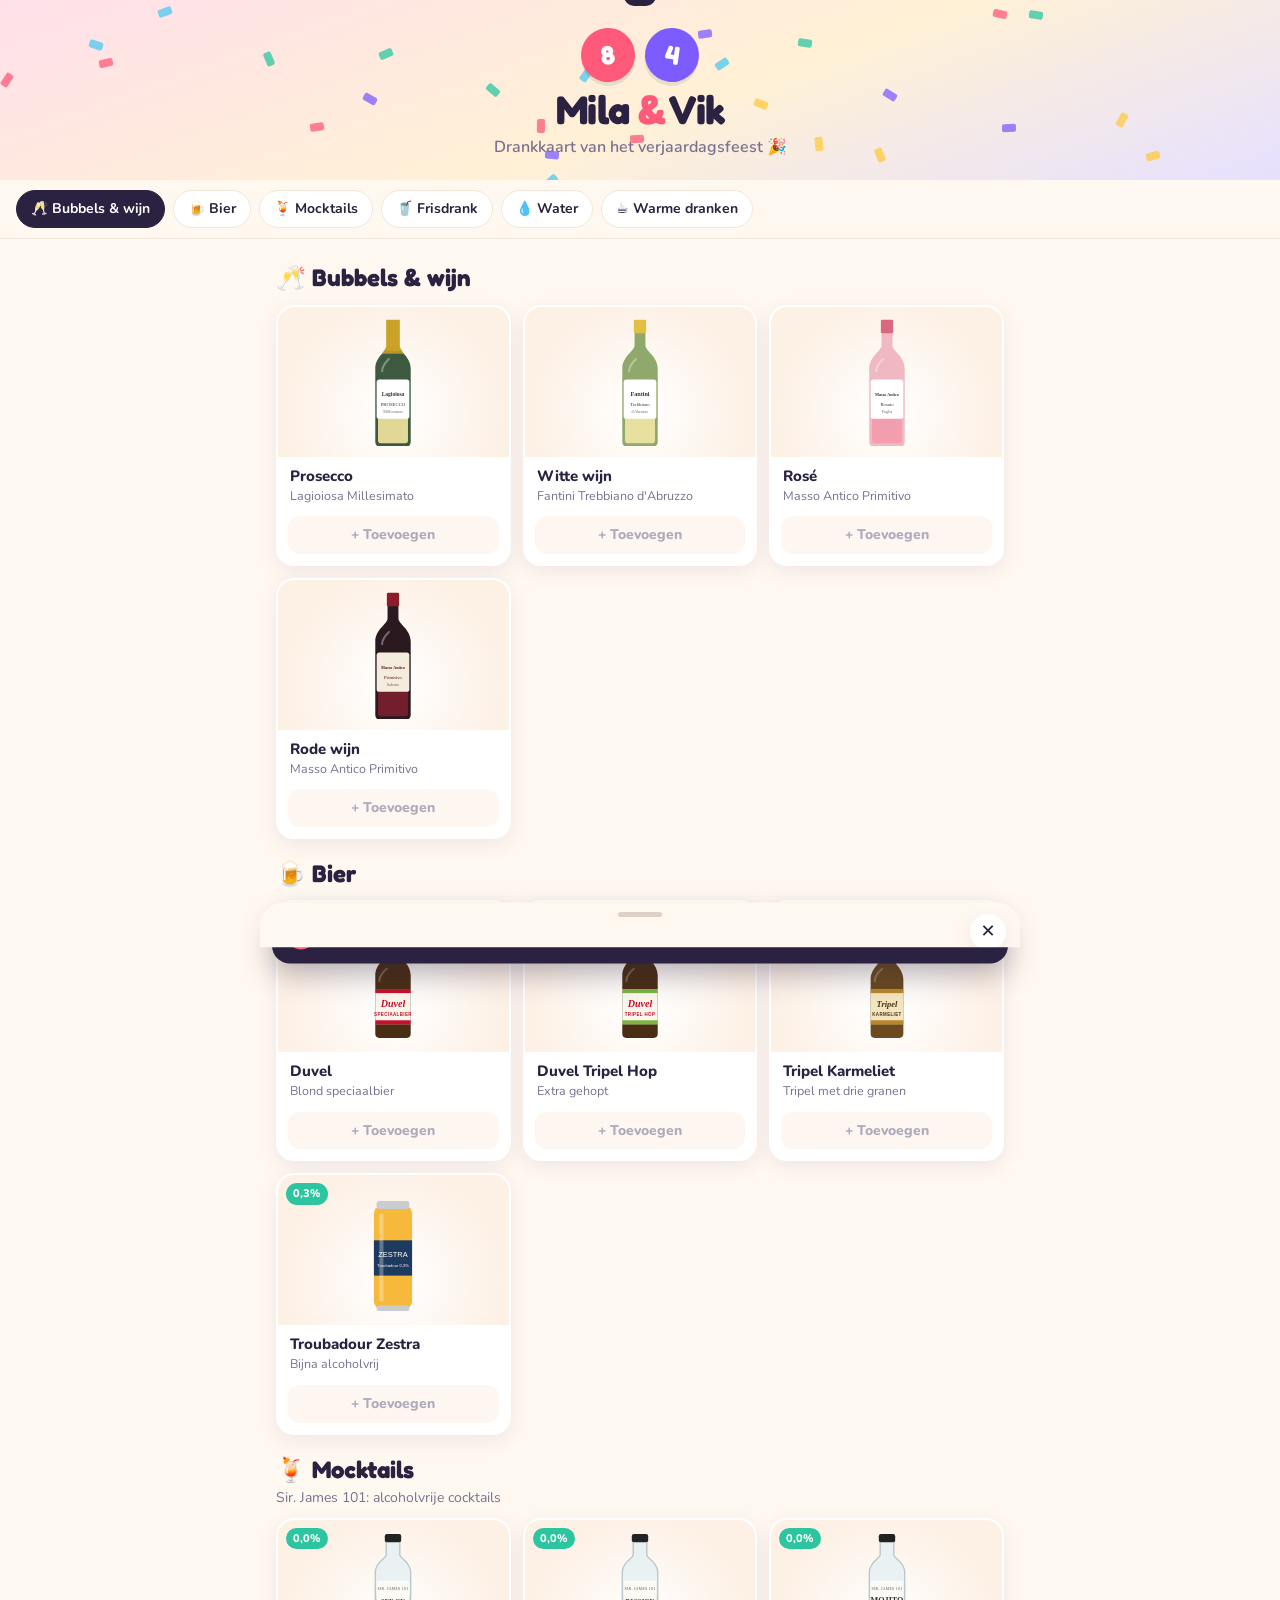
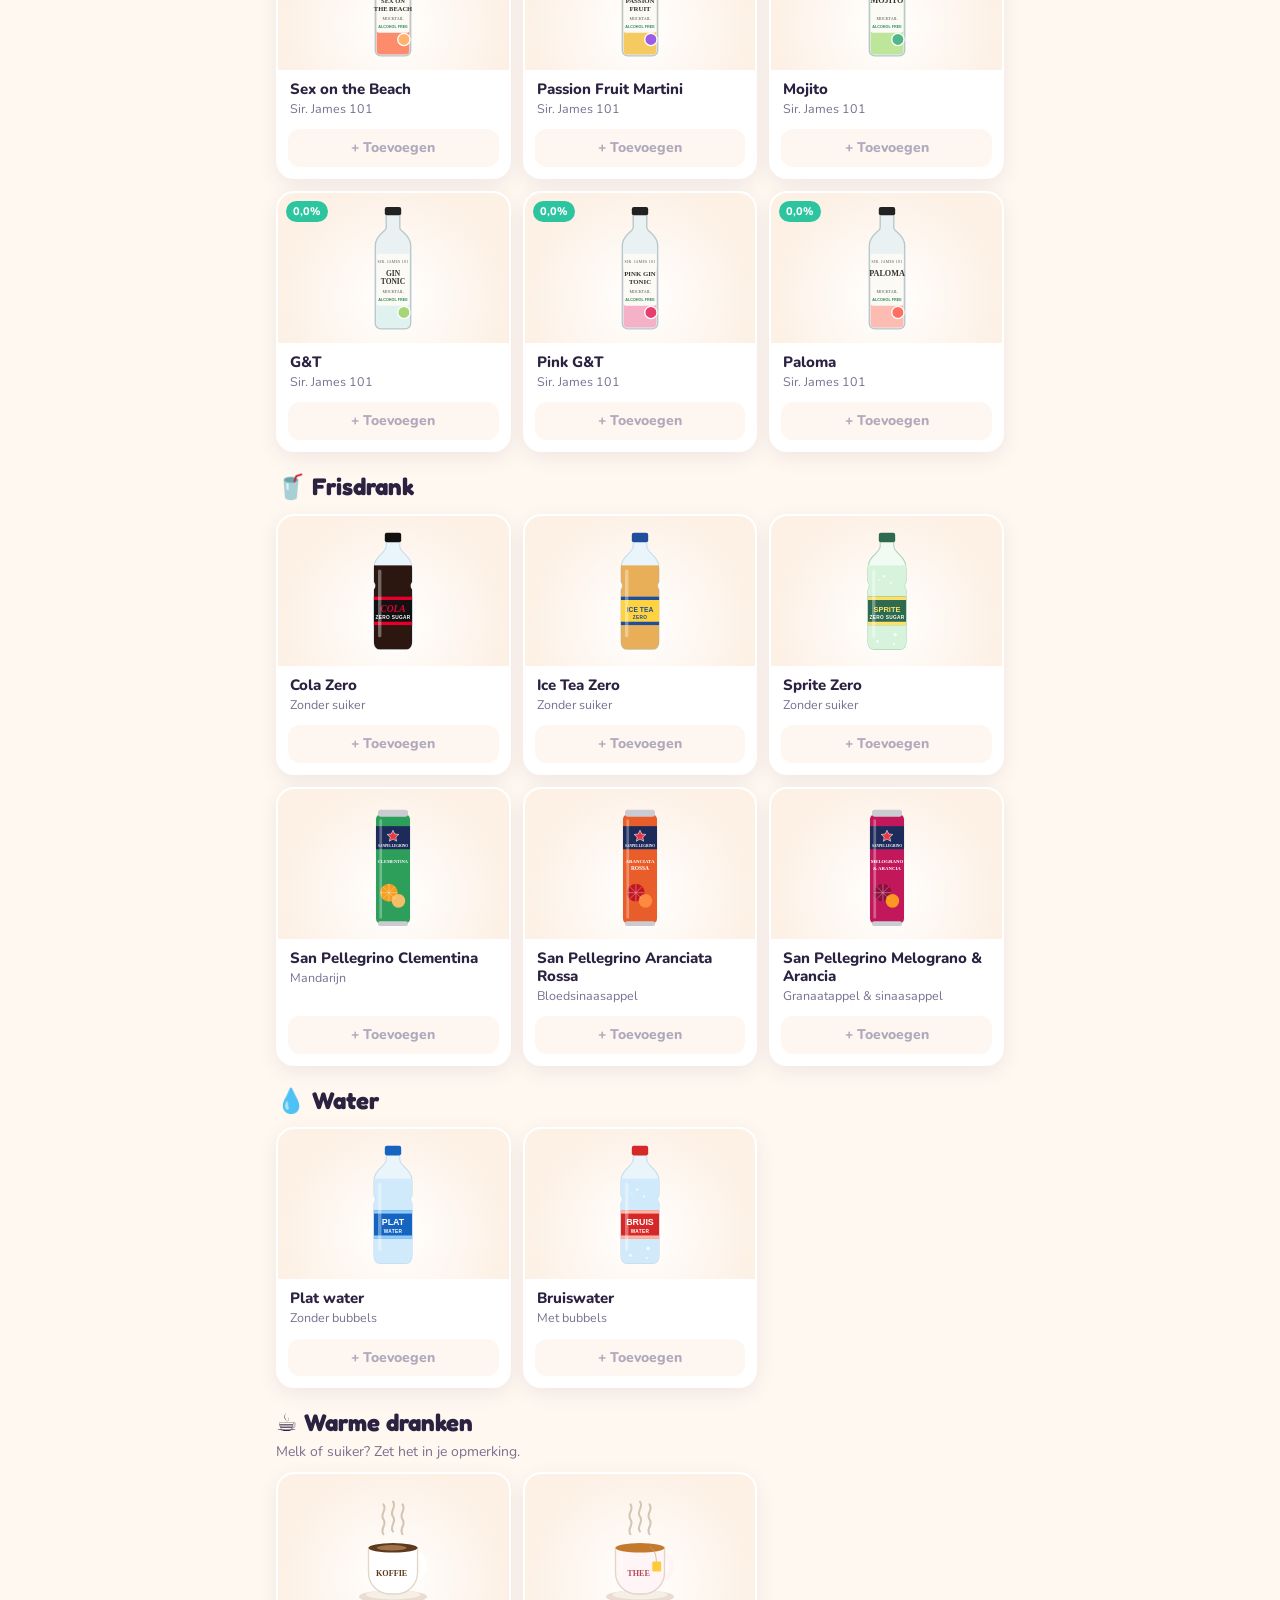
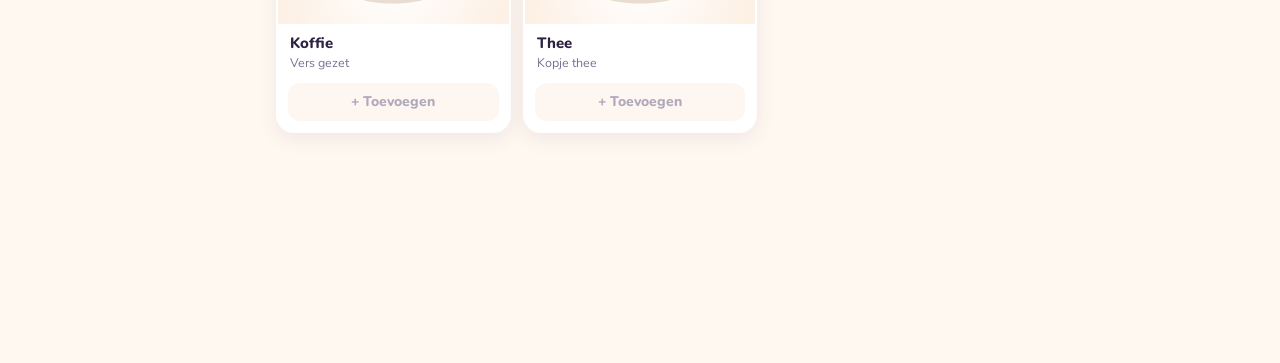
<file: index.html>
<!doctype html>
<html lang="nl">
<head>
  <meta charset="utf-8">
  <meta name="viewport" content="width=device-width, initial-scale=1, viewport-fit=cover">
  <meta name="theme-color" content="#ffe0ea">
  <title>Drankkaart Mila & Vik</title>
  <link rel="icon" href="data:image/svg+xml,<svg xmlns='http://www.w3.org/2000/svg' viewBox='0 0 100 100'><text y='.9em' font-size='90'>🎈</text></svg>">
  <link rel="preconnect" href="https://fonts.googleapis.com">
  <link rel="preconnect" href="https://fonts.gstatic.com" crossorigin>
  <link href="https://fonts.googleapis.com/css2?family=Fredoka:wght@600;700&family=Nunito:wght@600;800&display=swap" rel="stylesheet">
  <link rel="stylesheet" href="css/style.css">
</head>
<body>
  <header class="hero">
    <div class="confetti" id="confetti"></div>
    <button class="my-orders-btn" id="myOrdersBtn" hidden></button>
    <div class="ages"><span class="age mila">8</span><span class="age vik">4</span></div>
    <h1>Mila <span class="amp">&amp;</span> Vik</h1>
    <p>Drankkaart van het verjaardagsfeest 🎉</p>
  </header>

  <nav class="tabs" id="tabs" aria-label="Categorieën"></nav>
  <main id="menu"></main>
  <footer class="credits"></footer>

  <button class="cart-bar" id="cartBar">
    <span><span class="count" id="cartCount">0</span>Mijn bestelling</span>
    <span class="go">Bekijken →</span>
  </button>

  <div class="overlay" id="overlay"></div>
  <section class="sheet" id="sheet" role="dialog" aria-modal="true">
    <div class="grab"></div>
    <button class="close" id="sheetClose" aria-label="Sluiten">✕</button>
    <div id="sheetBody"></div>
  </section>
  <div class="toast" id="toast"></div>

  <script src="js/config.js"></script>
  <script src="js/ntfy.js"></script>
  <script src="js/drinks.js"></script>
  <script src="js/app.js"></script>
</body>
</html>
</file>
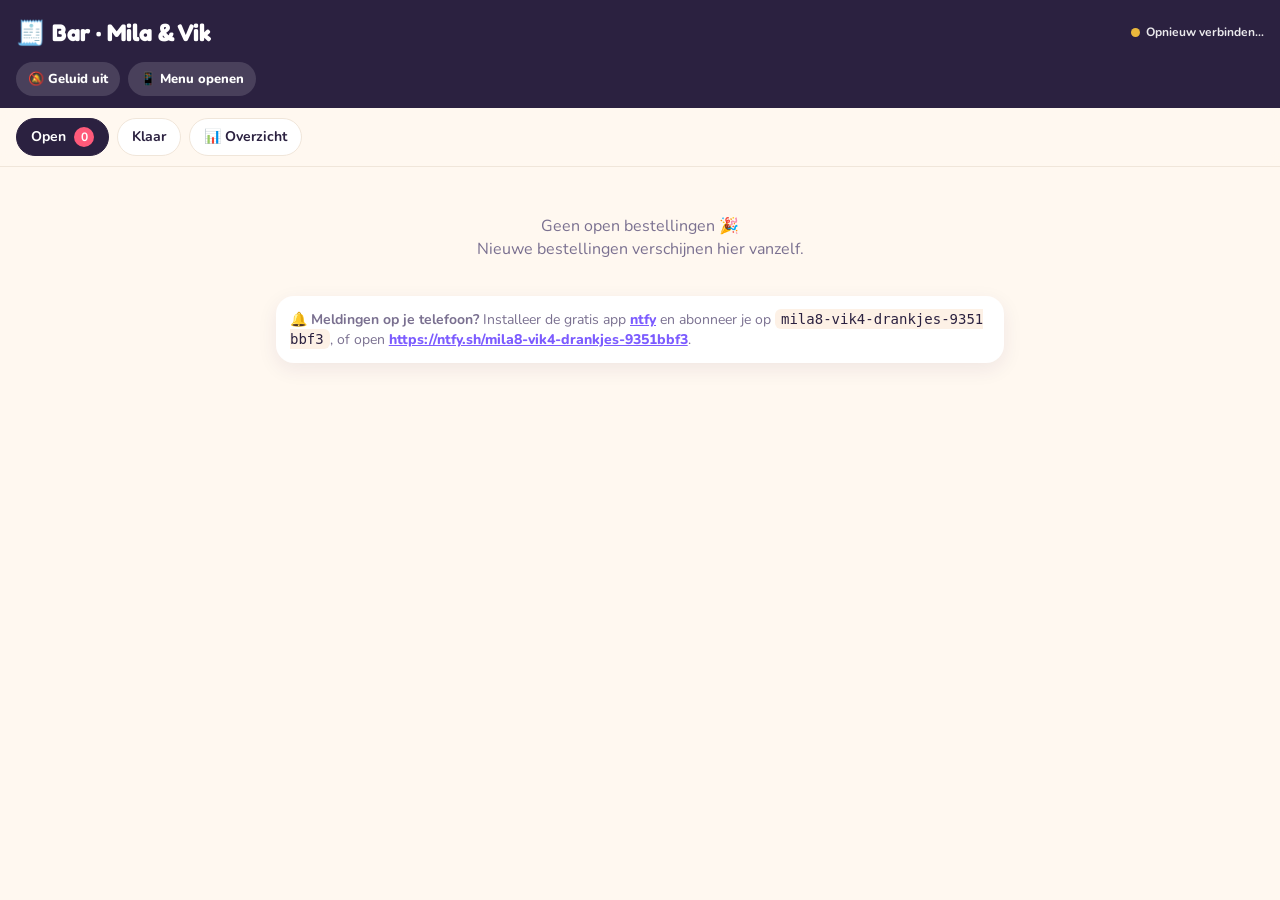
<file: admin.html>
<!doctype html>
<html lang="nl">
<head>
  <meta charset="utf-8">
  <meta name="viewport" content="width=device-width, initial-scale=1, viewport-fit=cover">
  <meta name="theme-color" content="#2b2140">
  <title>Bar Admin</title>
  <link rel="icon" href="data:image/svg+xml,<svg xmlns='http://www.w3.org/2000/svg' viewBox='0 0 100 100'><text y='.9em' font-size='90'>🧾</text></svg>">
  <link rel="preconnect" href="https://fonts.googleapis.com">
  <link rel="preconnect" href="https://fonts.gstatic.com" crossorigin>
  <link href="https://fonts.googleapis.com/css2?family=Fredoka:wght@600;700&family=Nunito:wght@600;800&display=swap" rel="stylesheet">
  <link rel="stylesheet" href="css/style.css">
  <style>
    .admin-top { background: var(--ink); color: #fff; padding: 16px 16px 12px; }
    .admin-top h1 { font-family: var(--font-head); margin: 0; font-size: 24px; display: flex; align-items: center; justify-content: space-between; gap: 8px; }
    .conn { font-family: var(--font-body); font-size: 12px; font-weight: 700; display: inline-flex; align-items: center; gap: 6px; opacity: .9; }
    .conn i { width: 9px; height: 9px; border-radius: 50%; background: #aaa; }
    .conn.open i { background: var(--mint); }
    .conn.reconnecting i { background: var(--sun); }
    .admin-top .row { display: flex; gap: 8px; margin-top: 12px; flex-wrap: wrap; }
    .pill-btn { background: rgba(255,255,255,.14); color: #fff; padding: 8px 12px; border-radius: 999px; font-weight: 800; font-size: 13px; }
    .pill-btn.on { background: var(--sun); color: var(--ink); }
    .admin-tabs { top: 0; }
    .admin-tabs .tab .n { display: inline-grid; place-items: center; min-width: 20px; height: 20px; padding: 0 5px; margin-left: 4px; border-radius: 999px; background: var(--primary); color: #fff; font-size: 12px; }
    .admin-main { padding: 12px 16px 40px; max-width: 760px; margin: 0 auto; }
    .order { background: var(--card); border-radius: var(--radius); box-shadow: var(--shadow); padding: 14px; margin-bottom: 12px; border-left: 6px solid var(--primary); }
    .order.done { border-left-color: var(--mint); opacity: .75; }
    .order.new { animation: pop .6s ease; }
    @keyframes pop { 0% { transform: scale(.96); background: #fff3cd; } 100% { transform: none; } }
    .order header { display: flex; align-items: baseline; justify-content: space-between; gap: 8px; }
    .order .oc { font-family: var(--font-head); font-size: 26px; font-weight: 700; }
    .order .who { font-weight: 800; font-size: 17px; }
    .order .when { color: var(--muted); font-size: 13px; font-weight: 700; white-space: nowrap; }
    .order ul { list-style: none; padding: 0; margin: 10px 0; }
    .order li { display: flex; align-items: center; gap: 10px; padding: 6px 0; border-top: 1px dashed var(--line); font-weight: 700; }
    .order li:first-child { border-top: 0; }
    .order li img { width: 30px; height: 40px; object-fit: contain; }
    .order li b { display: inline-grid; place-items: center; min-width: 30px; height: 30px; border-radius: 9px; background: var(--soft); font-size: 16px; }
    .order .note { background: #fff3cd; border-radius: 10px; padding: 8px 10px; font-weight: 700; font-size: 14px; margin-bottom: 10px; }
    .order .btns { display: flex; gap: 8px; }
    .done-btn { flex: 1; padding: 12px; border-radius: 12px; background: var(--mint); color: #fff; font-weight: 800; font-size: 16px; }
    .undo-btn { flex: 1; padding: 10px; border-radius: 12px; background: var(--soft); font-weight: 800; }
    .cancel-btn { flex: 0 0 auto; padding: 10px 12px; border-radius: 12px; background: #fde8ea; color: #c62828; font-weight: 800; font-size: 14px; }
    .order.cancelled { border-left-color: #bbb; opacity: .6; }
    .order.cancelled ul { text-decoration: line-through; }
    .cancelled-tag { color: #c62828; font-weight: 800; font-size: 14px; margin-bottom: 10px; }
    .section-h { font-family: var(--font-head); color: var(--muted); font-size: 18px; margin: 22px 0 10px; }
    .totals { background: var(--card); border-radius: var(--radius); box-shadow: var(--shadow); padding: 6px 14px; }
    .totals .t { display: flex; align-items: center; gap: 10px; padding: 8px 0; border-top: 1px solid var(--line); font-weight: 700; }
    .totals .t:first-child { border-top: 0; }
    .totals .t img { width: 30px; height: 40px; object-fit: contain; }
    .totals .t span { flex: 1; }
    .totals .t b { font-family: var(--font-head); font-size: 20px; }
    .totals h3 { font-family: var(--font-head); margin: 14px 0 0; font-size: 16px; color: var(--muted); }
    .help { background: var(--card); border-radius: var(--radius); padding: 14px; margin-top: 16px; font-size: 14px; color: var(--muted); box-shadow: var(--shadow); }
    .help code { background: var(--soft); padding: 2px 6px; border-radius: 6px; color: var(--ink); word-break: break-all; }
    .help a { color: var(--accent); font-weight: 800; }
  </style>
</head>
<body>
  <header class="admin-top">
    <h1>🧾 Bar · Mila &amp; Vik <span class="conn" id="conn"><i></i><span>Verbinden…</span></span></h1>
    <div class="row">
      <button class="pill-btn" id="soundBtn">🔕 Geluid uit</button>
      <a class="pill-btn" href="index.html" target="_blank" style="text-decoration:none">📱 Menu openen</a>
    </div>
  </header>
  <nav class="tabs admin-tabs" id="tabs">
    <button class="tab active" data-view="open">Open <span class="n" id="nOpen">0</span></button>
    <button class="tab" data-view="done">Klaar <span id="nDone"></span></button>
    <button class="tab" data-view="totals">📊 Overzicht</button>
  </nav>
  <main class="admin-main" id="list"></main>

  <script src="js/config.js"></script>
  <script src="js/ntfy.js"></script>
  <script src="js/drinks.js"></script>
  <script src="js/admin.js"></script>
</body>
</html>
</file>
<file: css/style.css>
:root {
  color-scheme: light;
  --bg: #fff8f0;
  --card: #ffffff;
  --ink: #2b2140;
  --muted: #7a7090;
  --line: #f0e6da;
  --primary: #ff5a7a;
  --primary-ink: #ffffff;
  --accent: #7c5cff;
  --sun: #ffc93c;
  --mint: #2cc5a0;
  --soft: #fdf1e6;
  --radius: 18px;
  --shadow: 0 6px 20px rgba(60, 30, 90, 0.08);
  --font-head: 'Fredoka', 'Baloo 2', ui-rounded, system-ui, sans-serif;
  --font-body: 'Nunito', system-ui, -apple-system, 'Segoe UI', sans-serif;
}

* { box-sizing: border-box; -webkit-tap-highlight-color: transparent; }
html { scroll-behavior: smooth; }
body {
  margin: 0;
  background: var(--bg);
  color: var(--ink);
  font-family: var(--font-body);
  font-size: 16px;
  line-height: 1.4;
  min-height: 100vh;
  overflow-x: hidden;
}
button { font: inherit; color: inherit; cursor: pointer; border: 0; background: none; }
input, textarea { font: inherit; color: inherit; }
img { display: block; max-width: 100%; }

/* ---------- Hero ---------- */
.hero {
  position: relative;
  padding: 28px 16px 22px;
  text-align: center;
  background: linear-gradient(160deg, #ffe0ea 0%, #fff1d6 55%, #e6e0ff 100%);
  overflow: hidden;
}
.hero h1 {
  font-family: var(--font-head);
  font-weight: 700;
  font-size: clamp(28px, 8vw, 40px);
  line-height: 1.05;
  margin: 6px 0 6px;
  letter-spacing: -0.5px;
}
.hero h1 .amp { color: var(--primary); }
.hero p { margin: 0; color: var(--muted); font-weight: 600; }
.ages { display: flex; justify-content: center; gap: 10px; margin-bottom: 4px; }
.age {
  display: grid; place-items: center;
  width: 54px; height: 54px; border-radius: 50%;
  font-family: var(--font-head); font-weight: 700; font-size: 26px; color: #fff;
  box-shadow: 0 4px 0 rgba(0,0,0,.08);
}
.age.mila { background: var(--primary); transform: rotate(-8deg); }
.age.vik { background: var(--accent); transform: rotate(8deg); }
.confetti { position: absolute; inset: 0; pointer-events: none; }
.confetti i {
  position: absolute; width: 8px; height: 14px; border-radius: 2px; opacity: .75;
}
.my-orders-btn {
  position: absolute; top: 12px; right: 12px;
  background: rgba(255,255,255,.8); border-radius: 999px; padding: 6px 12px;
  font-size: 13px; font-weight: 700; box-shadow: var(--shadow);
}
.my-orders-btn .dot { display: inline-block; width: 8px; height: 8px; border-radius: 50%; background: var(--sun); margin-right: 6px; }
.my-orders-btn .dot.ready { background: var(--mint); }

/* ---------- Category tabs ---------- */
.tabs {
  position: sticky; top: 0; z-index: 20;
  display: flex; gap: 8px; overflow-x: auto; scrollbar-width: none;
  padding: 10px 16px; background: rgba(255, 248, 240, .94);
  backdrop-filter: blur(8px); -webkit-backdrop-filter: blur(8px);
  border-bottom: 1px solid var(--line);
}
.tabs::-webkit-scrollbar { display: none; }
.tab {
  flex: 0 0 auto; padding: 8px 14px; border-radius: 999px;
  background: var(--card); border: 1.5px solid var(--line);
  font-weight: 700; font-size: 14px; white-space: nowrap;
  transition: background .15s, color .15s, border-color .15s;
}
.tab.active { background: var(--ink); color: #fff; border-color: var(--ink); }

/* ---------- Menu ---------- */
main { padding: 4px 16px 120px; max-width: 760px; margin: 0 auto; }
.cat { scroll-margin-top: 64px; padding-top: 18px; }
.cat h2 {
  font-family: var(--font-head); font-size: 24px; margin: 0 0 2px;
  display: flex; align-items: center; gap: 8px;
}
.cat .note { color: var(--muted); font-size: 14px; margin: 0 0 4px; }
.grid { display: grid; grid-template-columns: repeat(2, minmax(0, 1fr)); gap: 12px; margin-top: 10px; }
@media (min-width: 600px) { .grid { grid-template-columns: repeat(3, minmax(0, 1fr)); } }

.drink {
  position: relative;
  background: var(--card); border-radius: var(--radius); box-shadow: var(--shadow);
  display: flex; flex-direction: column; overflow: hidden;
  border: 2px solid transparent; transition: border-color .15s, transform .1s;
}
.drink.in-cart { border-color: var(--primary); }
.drink .photo {
  height: 150px; background: radial-gradient(circle at 50% 70%, #fff 0%, var(--soft) 70%);
  display: grid; place-items: center; padding: 10px;
}
.drink .photo img { max-height: 130px; width: auto; object-fit: contain; border-radius: 6px; }
.drink .badge {
  position: absolute; top: 8px; left: 8px; background: var(--ink); color: #fff;
  font-size: 11px; font-weight: 800; padding: 3px 7px; border-radius: 999px;
}
.drink .badge.free { background: var(--mint); }
.drink .info { padding: 10px 12px 4px; flex: 1; }
.drink h3 { margin: 0; font-size: 15px; line-height: 1.2; font-weight: 800; }
.drink .sub { margin: 2px 0 0; color: var(--muted); font-size: 12.5px; }
.drink .actions { padding: 8px 10px 10px; }
.add-btn {
  width: 100%; padding: 9px 0; border-radius: 12px;
  background: var(--soft); font-weight: 800; font-size: 14px; color: var(--ink);
}
.add-btn:active { transform: scale(.97); }
.orders-closed .add-btn { color: var(--muted); opacity: .6; }
.stepper {
  display: flex; align-items: center; justify-content: space-between;
  background: var(--primary); color: #fff; border-radius: 12px; padding: 3px;
}
.stepper button {
  width: 34px; height: 32px; border-radius: 10px; background: rgba(255,255,255,.22);
  color: #fff; font-size: 20px; font-weight: 800; line-height: 1;
}
.stepper span { font-weight: 800; font-size: 16px; }

/* ---------- Cart bar ---------- */
.cart-bar {
  position: fixed; left: 12px; right: 12px; bottom: calc(12px + env(safe-area-inset-bottom));
  z-index: 30; max-width: 736px; margin: 0 auto;
  display: flex; align-items: center; justify-content: space-between; gap: 12px;
  background: var(--ink); color: #fff; border-radius: 18px; padding: 14px 16px;
  box-shadow: 0 10px 30px rgba(43, 33, 64, .35);
  transform: translateY(140%); transition: transform .25s ease;
  font-weight: 800; width: auto;
}
.cart-bar.show { transform: translateY(0); }
.cart-bar .count {
  display: inline-grid; place-items: center; min-width: 26px; height: 26px; padding: 0 6px;
  border-radius: 999px; background: var(--primary); margin-right: 8px; font-size: 14px;
}
.cart-bar .go { color: var(--sun); }

/* ---------- Sheet ---------- */
.overlay {
  position: fixed; inset: 0; z-index: 40; background: rgba(30, 20, 50, .45);
  opacity: 0; pointer-events: none; transition: opacity .2s;
}
.overlay.show { opacity: 1; pointer-events: auto; }
.sheet {
  position: fixed; left: 0; right: 0; bottom: 0; z-index: 50;
  max-width: 760px; margin: 0 auto; max-height: 90vh; overflow-y: auto;
  background: var(--bg); border-radius: 24px 24px 0 0;
  padding: 10px 16px calc(20px + env(safe-area-inset-bottom));
  transform: translateY(105%); transition: transform .28s ease;
}
.sheet.show { transform: translateY(0); }
.sheet .grab { width: 44px; height: 5px; border-radius: 3px; background: #ddd2c4; margin: 0 auto 10px; }
.sheet h2 { font-family: var(--font-head); font-size: 24px; margin: 4px 0 12px; }
.sheet .close { position: absolute; right: 14px; top: 12px; width: 36px; height: 36px; border-radius: 50%; background: var(--card); font-size: 18px; box-shadow: var(--shadow); }

.line {
  display: flex; align-items: center; gap: 12px; padding: 10px; margin-bottom: 8px;
  background: var(--card); border-radius: 14px;
}
.line img { width: 44px; height: 56px; object-fit: contain; flex: 0 0 auto; }
.line .name { flex: 1; font-weight: 800; font-size: 15px; line-height: 1.2; }
.line .name small { display: block; color: var(--muted); font-weight: 600; font-size: 12.5px; }
.line .stepper { width: 112px; flex: 0 0 auto; }

label.field { display: block; margin-top: 14px; font-weight: 800; font-size: 14px; }
label.field span { color: var(--muted); font-weight: 600; }
.field input, .field textarea {
  display: block; width: 100%; margin-top: 6px; padding: 12px 14px;
  border-radius: 12px; border: 1.5px solid var(--line); background: var(--card);
  font-size: 16px; outline: none;
}
.field input:focus, .field textarea:focus { border-color: var(--accent); }
.field textarea { resize: none; min-height: 64px; }

.primary-btn {
  display: block; width: 100%; margin-top: 18px; padding: 15px; border-radius: 16px;
  background: var(--primary); color: var(--primary-ink); font-weight: 800; font-size: 17px;
  box-shadow: 0 6px 0 #d93d5e;
}
.primary-btn:active { transform: translateY(3px); box-shadow: 0 3px 0 #d93d5e; }
.primary-btn[disabled] { opacity: .6; }
.error { color: #c62828; font-weight: 700; font-size: 14px; margin-top: 10px; }

/* ---------- Confirmation / my orders ---------- */
.done { text-align: center; padding: 12px 4px 4px; }
.done .big { font-size: 64px; line-height: 1; }
.done h2 { margin: 10px 0 4px; }
.done .code {
  display: inline-block; font-family: var(--font-head); font-size: 34px; font-weight: 700;
  background: var(--card); padding: 6px 18px; border-radius: 14px; margin: 8px 0; box-shadow: var(--shadow);
}
.status {
  display: inline-flex; align-items: center; gap: 8px; padding: 8px 14px; border-radius: 999px;
  font-weight: 800; font-size: 14px; background: #fff3cd; color: #8a6100;
}
.status.ready { background: #d6f5ea; color: #126b52; }
.status.cancelled { background: #fde8ea; color: #c62828; }
.mine { background: var(--card); border-radius: 14px; padding: 12px; margin-bottom: 10px; }
.mine header { display: flex; justify-content: space-between; align-items: center; gap: 8px; margin-bottom: 6px; }
.mine .code-sm { font-family: var(--font-head); font-weight: 700; font-size: 20px; }
.mine ul { margin: 0; padding-left: 18px; color: var(--muted); font-size: 14px; }
.empty { color: var(--muted); text-align: center; padding: 20px 0; }

footer.credits { text-align: center; color: var(--muted); font-size: 11px; padding: 0 16px 110px; }
footer.credits a { color: inherit; }

.toast {
  position: fixed; left: 50%; top: 16px; transform: translate(-50%, -150%); z-index: 60;
  background: var(--ink); color: #fff; padding: 10px 16px; border-radius: 12px; font-weight: 700;
  transition: transform .25s; max-width: calc(100% - 32px);
}
.toast.show { transform: translate(-50%, 0); }
</file>
